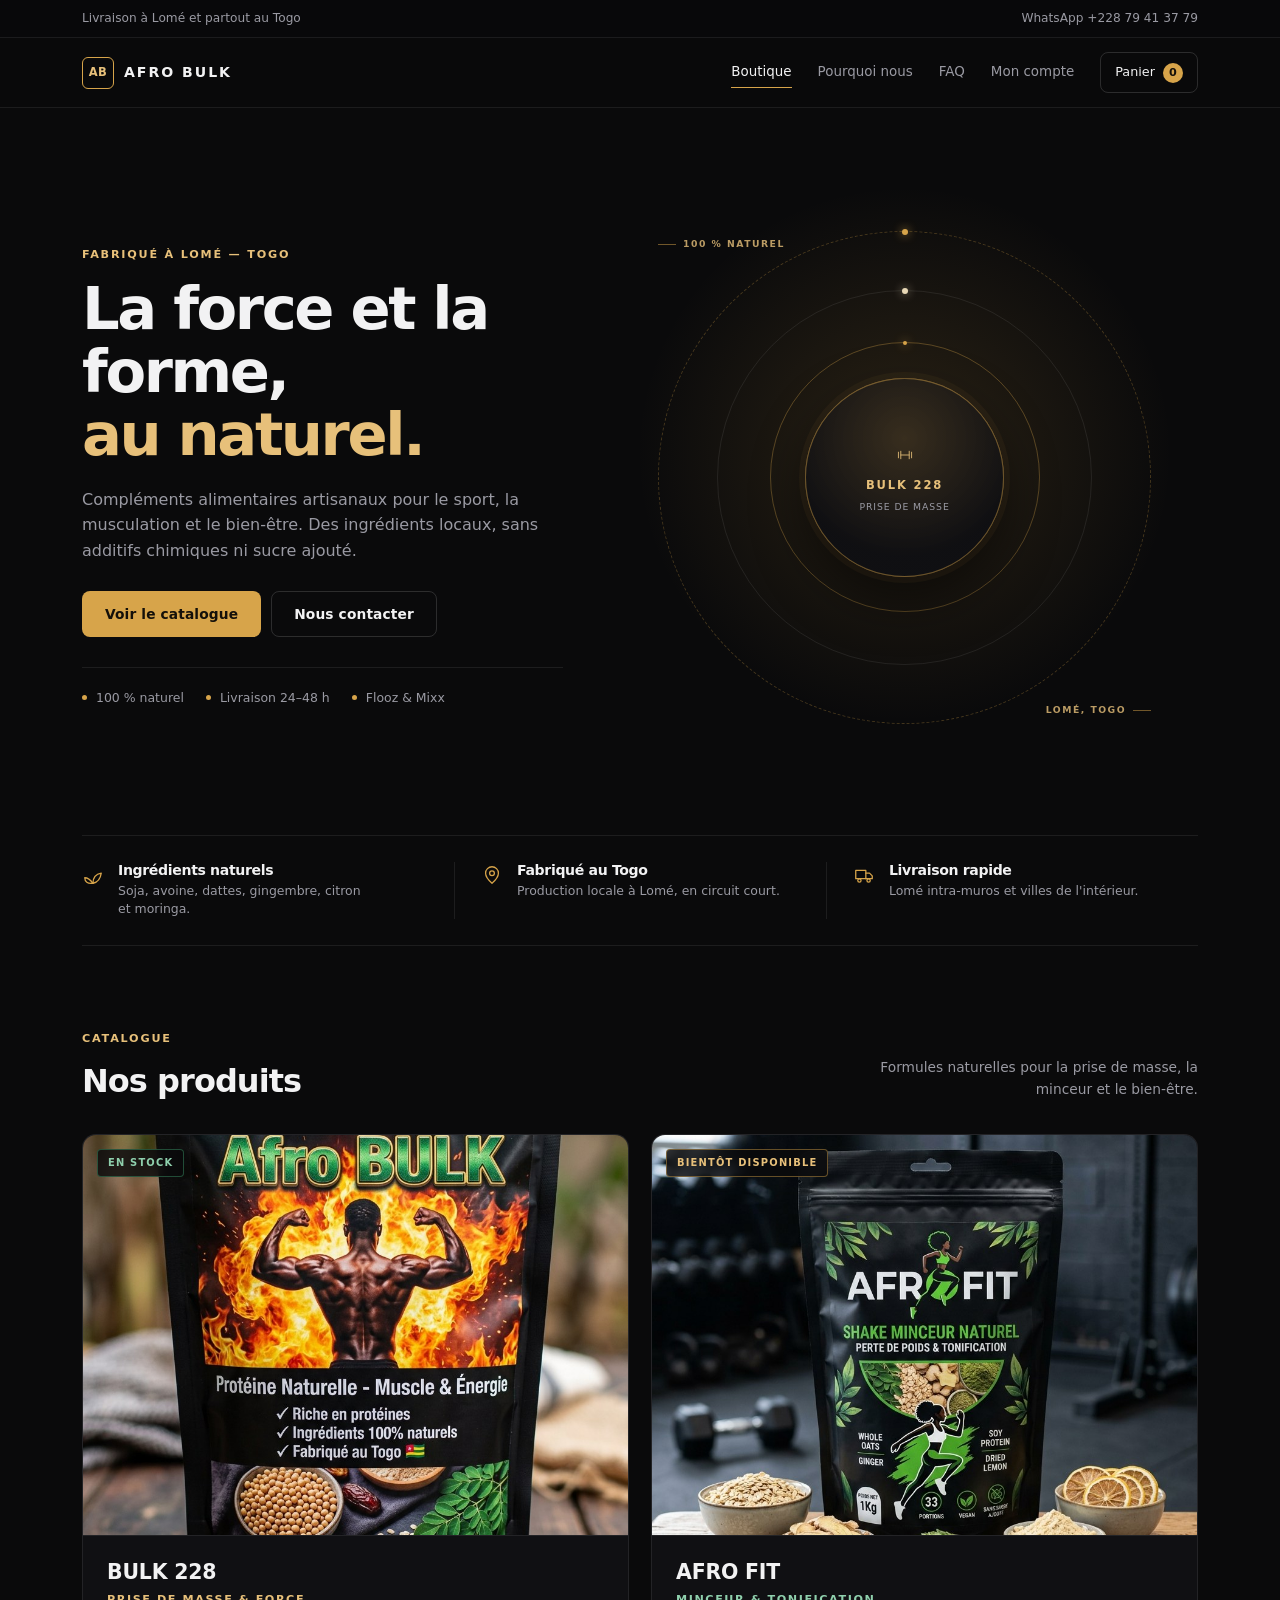
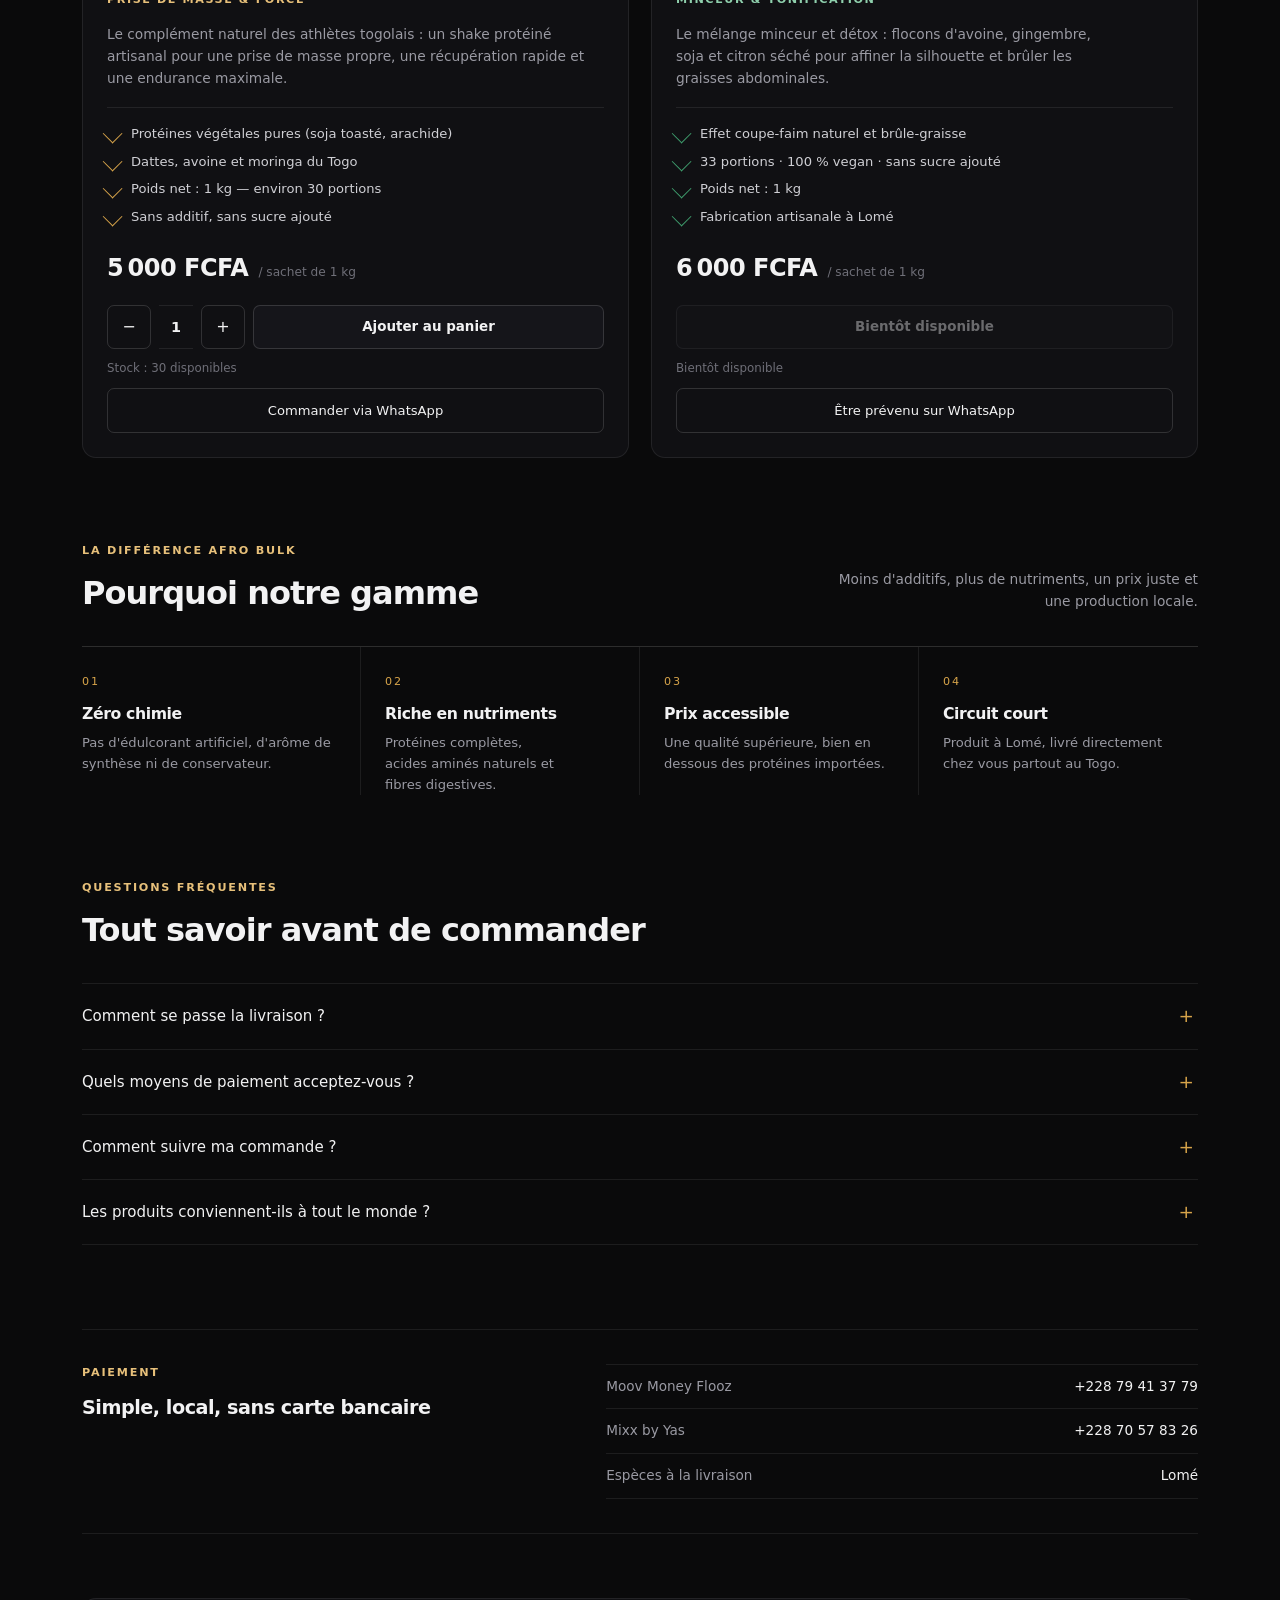
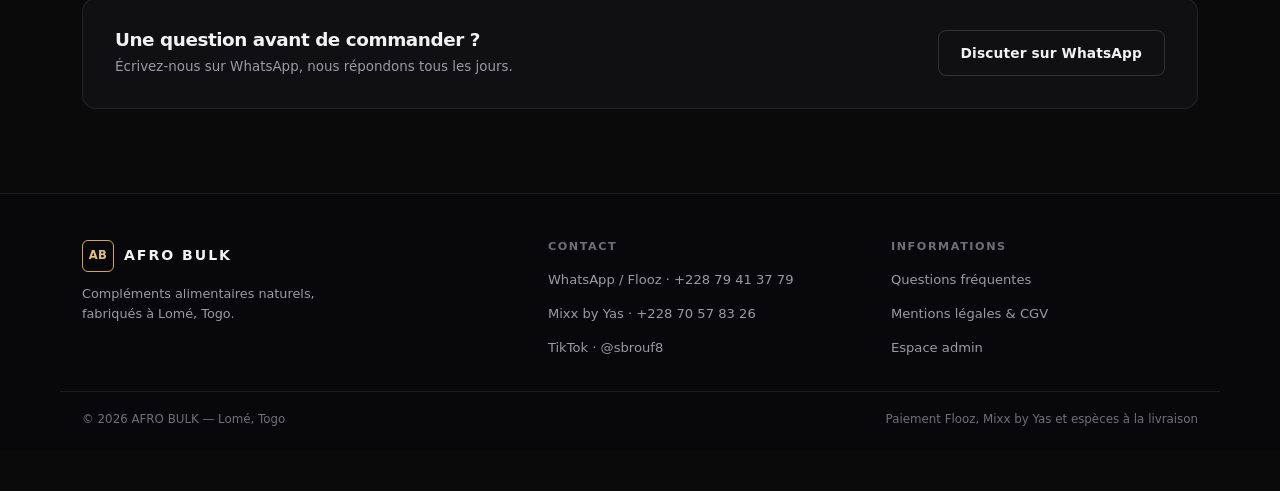
<file: index.html>
<!DOCTYPE html>
<html lang="fr">
<head>
  <meta charset="UTF-8">
  <meta name="viewport" content="width=device-width, initial-scale=1.0">
  <meta http-equiv="Content-Security-Policy" content="default-src 'self'; script-src 'self'; style-src 'self' 'unsafe-inline'; img-src 'self' data: blob: https:; connect-src 'self'; object-src 'none'; base-uri 'none'; form-action 'self'">
  <meta name="referrer" content="no-referrer">
  <meta name="description" content="AFRO BULK — compléments alimentaires naturels fabriqués à Lomé, Togo. BULK 228 pour la prise de masse, AFRO FIT pour la minceur. Livraison partout au Togo, paiement Flooz ou Mixx.">
  <title>AFRO BULK — Compléments naturels fabriqués à Lomé, Togo</title>

  <meta property="og:type" content="website">
  <meta property="og:locale" content="fr_TG">
  <meta property="og:site_name" content="AFRO BULK">
  <meta property="og:title" content="AFRO BULK — Compléments naturels du Togo">
  <meta property="og:description" content="BULK 228 et AFRO FIT : des compléments artisanaux, sans additifs, fabriqués à Lomé. Livraison partout au Togo.">
  <meta property="og:image" content="bulk.jpg">
  <meta name="twitter:card" content="summary_large_image">

  <meta name="theme-color" content="#0a0a0b">
  <link rel="manifest" href="manifest.webmanifest">
  <link rel="icon" href="icon.svg" type="image/svg+xml">
  <link rel="apple-touch-icon" href="icon.svg">
  <link rel="stylesheet" href="styles.css">
</head>
<body>

  <div class="topbar">
    <div class="container topbar-inner">
      <span>Livraison à Lomé et partout au Togo</span>
      <a href="tel:+22879413779">WhatsApp +228 79 41 37 79</a>
    </div>
  </div>

  <header class="site-header">
    <div class="container nav-content">
      <a href="#boutique" class="brand" data-nav aria-label="AFRO BULK, accueil">
        <span class="brand-mark">AB</span>
        <span class="brand-name">AFRO BULK</span>
      </a>
      <nav class="nav-links" aria-label="Navigation principale">
        <a href="#boutique" data-nav>Boutique</a>
        <a href="#pourquoi">Pourquoi nous</a>
        <a href="#faq">FAQ</a>
        <a href="#compte" data-nav>Mon compte</a>
      </nav>
      <button class="cart-btn" id="openCart" type="button" aria-label="Ouvrir le panier">
        Panier <span class="cart-badge" id="cartCount">0</span>
      </button>
    </div>
  </header>

  <main class="container">

    <!-- ================= BOUTIQUE ================= -->
    <section id="view-boutique" class="view">

      <section class="hero">
        <div class="hero-copy">
          <p class="eyebrow">Fabriqué à Lomé — Togo</p>
          <h1>La force et la forme,<br><span class="accent">au naturel.</span></h1>
          <p class="lead">Compléments alimentaires artisanaux pour le sport, la musculation et le bien-être. Des ingrédients locaux, sans additifs chimiques ni sucre ajouté.</p>
          <div class="hero-cta">
            <button class="btn btn-primary" type="button" data-scroll="catalogue">Voir le catalogue</button>
            <a class="btn btn-outline" href="https://wa.me/22879413779?text=Bonjour%20Afro%20Bulk%2C%20je%20souhaite%20des%20informations" target="_blank" rel="noopener noreferrer">Nous contacter</a>
          </div>
          <ul class="trust-row">
            <li>100 % naturel</li>
            <li>Livraison 24–48 h</li>
            <li>Flooz &amp; Mixx</li>
          </ul>
        </div>
        <figure class="hero-media hero-visual">
          <div class="orbit-stage">
            <div class="orbit-glow" aria-hidden="true"></div>
            <div class="orbit-ring ring-1" aria-hidden="true"></div>
            <div class="orbit-ring ring-2" aria-hidden="true"></div>
            <div class="orbit-ring ring-3" aria-hidden="true"></div>
            <div class="orbit-pulse" aria-hidden="true"></div>
            <div class="orbit-core">
              <svg viewBox="0 0 64 64" role="img" aria-label="Haltère, symbole de musculation">
                <g fill="none" stroke="currentColor" stroke-width="2" stroke-linecap="round" stroke-linejoin="round">
                  <path d="M23 24v16M18 26v12M41 24v16M46 26v12M23 32h18"/>
                </g>
              </svg>
              <span class="core-label">BULK 228</span>
              <span class="core-sub">Prise de masse</span>
            </div>
            <span class="orbit-tag tag-top">100 % naturel</span>
            <span class="orbit-tag tag-bottom">Lomé, Togo</span>
          </div>
        </figure>
      </section>

      <section class="strip" aria-label="Points clés">
        <div class="strip-item">
          <svg viewBox="0 0 24 24" aria-hidden="true"><path d="M12 21c0-6 3-10 9-11-1 7-4 10-9 11Z"/><path d="M12 21C9 17 6 15 3 15c0 4 3 7 9 6Z"/></svg>
          <div><h3>Ingrédients naturels</h3><p>Soja, avoine, dattes, gingembre, citron et moringa.</p></div>
        </div>
        <div class="strip-item">
          <svg viewBox="0 0 24 24" aria-hidden="true"><path d="M12 21s7-6.3 7-11a7 7 0 1 0-14 0c0 4.7 7 11 7 11Z"/><circle cx="12" cy="10" r="2.6"/></svg>
          <div><h3>Fabriqué au Togo</h3><p>Production locale à Lomé, en circuit court.</p></div>
        </div>
        <div class="strip-item">
          <svg viewBox="0 0 24 24" aria-hidden="true"><path d="M3 7h11v9H3z"/><path d="M14 10h4l3 3v3h-7"/><circle cx="7" cy="18" r="1.8"/><circle cx="17" cy="18" r="1.8"/></svg>
          <div><h3>Livraison rapide</h3><p>Lomé intra-muros et villes de l'intérieur.</p></div>
        </div>
      </section>

      <section id="catalogue" class="catalogue">
        <div class="section-head">
          <div>
            <p class="eyebrow">Catalogue</p>
            <h2>Nos produits</h2>
          </div>
          <p class="section-note">Formules naturelles pour la prise de masse, la minceur et le bien-être.</p>
        </div>
        <div class="products-grid" id="productGrid"></div>
      </section>

      <section id="pourquoi" class="why">
        <div class="section-head">
          <div>
            <p class="eyebrow">La différence Afro Bulk</p>
            <h2>Pourquoi notre gamme</h2>
          </div>
          <p class="section-note">Moins d'additifs, plus de nutriments, un prix juste et une production locale.</p>
        </div>
        <div class="why-grid">
          <article class="why-item">
            <span class="why-num">01</span>
            <h3>Zéro chimie</h3>
            <p>Pas d'édulcorant artificiel, d'arôme de synthèse ni de conservateur.</p>
          </article>
          <article class="why-item">
            <span class="why-num">02</span>
            <h3>Riche en nutriments</h3>
            <p>Protéines complètes, acides aminés naturels et fibres digestives.</p>
          </article>
          <article class="why-item">
            <span class="why-num">03</span>
            <h3>Prix accessible</h3>
            <p>Une qualité supérieure, bien en dessous des protéines importées.</p>
          </article>
          <article class="why-item">
            <span class="why-num">04</span>
            <h3>Circuit court</h3>
            <p>Produit à Lomé, livré directement chez vous partout au Togo.</p>
          </article>
        </div>
      </section>

      <section id="faq" class="faq">
        <div class="section-head">
          <div>
            <p class="eyebrow">Questions fréquentes</p>
            <h2>Tout savoir avant de commander</h2>
          </div>
        </div>
        <div class="faq-list">
          <details>
            <summary>Comment se passe la livraison ?</summary>
            <p>Nous livrons à Lomé sous 24 à 48 h (500 F CFA) et dans le reste du Togo (1 500 F CFA). La livraison est offerte à partir de 15 000 F CFA d'achat.</p>
          </details>
          <details>
            <summary>Quels moyens de paiement acceptez-vous ?</summary>
            <p>Moov Money Flooz (+228 79 41 37 79), Mixx by Yas (+228 70 57 83 26) et les espèces à la livraison à Lomé. Vous joignez une référence de transaction ou une capture d'écran au moment de la commande.</p>
          </details>
          <details>
            <summary>Comment suivre ma commande ?</summary>
            <p>Créez un compte avec votre numéro de téléphone : l'historique et le statut de livraison (en attente, confirmée, expédiée, livrée) restent privés et accessibles dans « Mon compte ».</p>
          </details>
          <details>
            <summary>Les produits conviennent-ils à tout le monde ?</summary>
            <p>Nos mélanges sont des compléments alimentaires, pas des médicaments. En cas de grossesse, d'allaitement, de traitement médical ou d'allergie alimentaire, demandez l'avis d'un professionnel de santé.</p>
          </details>
        </div>
      </section>

      <section class="payment-strip">
        <div>
          <p class="eyebrow">Paiement</p>
          <h3>Simple, local, sans carte bancaire</h3>
        </div>
        <ul class="payment-list">
          <li><span>Moov Money Flooz</span><strong>+228 79 41 37 79</strong></li>
          <li><span>Mixx by Yas</span><strong>+228 70 57 83 26</strong></li>
          <li><span>Espèces à la livraison</span><strong>Lomé</strong></li>
        </ul>
      </section>

      <section class="contact-band">
        <div>
          <h3>Une question avant de commander ?</h3>
          <p>Écrivez-nous sur WhatsApp, nous répondons tous les jours.</p>
        </div>
        <a class="btn btn-outline" href="https://wa.me/22879413779?text=Bonjour%20Afro%20Bulk%2C%20j%27ai%20une%20question" target="_blank" rel="noopener noreferrer">Discuter sur WhatsApp</a>
      </section>
    </section>

    <!-- ================= COMPTE ================= -->
    <section id="view-compte" class="view hidden">
      <div class="section-head">
        <div>
          <p class="eyebrow">Espace client</p>
          <h2>Mon compte</h2>
        </div>
        <p class="section-note">Vos commandes et votre livraison, visibles par vous uniquement.</p>
      </div>
      <div class="account-grid">
        <div class="panel" id="authPanel">
          <div class="tabs" role="tablist">
            <button class="tab active" id="tabLogin" type="button" data-auth-tab="login" role="tab">Connexion</button>
            <button class="tab" id="tabRegister" type="button" data-auth-tab="register" role="tab">Créer un compte</button>
          </div>
          <form id="loginForm" class="auth-form" autocomplete="on">
            <label>Téléphone<input id="loginPhone" type="tel" required inputmode="tel" autocomplete="tel" placeholder="90 00 00 00" maxlength="20"></label>
            <label>Mot de passe<input id="loginPass" type="password" required minlength="8" autocomplete="current-password" placeholder="8 caractères minimum"></label>
            <button class="btn btn-primary btn-block" type="submit">Se connecter</button>
          </form>
          <form id="registerForm" class="auth-form hidden" autocomplete="on">
            <label>Nom complet<input id="regName" type="text" required maxlength="60" autocomplete="name" placeholder="Ex : Kossi Adjei"></label>
            <label>Téléphone<input id="regPhone" type="tel" required inputmode="tel" autocomplete="tel" placeholder="90 00 00 00" maxlength="20"></label>
            <label>Mot de passe (8 caractères minimum)<input id="regPass" type="password" required minlength="8" autocomplete="new-password" placeholder="8 caractères minimum"></label>
            <label>Confirmer le mot de passe<input id="regPass2" type="password" required minlength="8" autocomplete="new-password" placeholder="8 caractères minimum"></label>
            <button class="btn btn-primary btn-block" type="submit">Créer mon compte</button>
          </form>
        </div>

        <div class="panel hidden" id="profilePanel">
          <div class="profile-head">
            <span class="avatar" id="profileAvatar">A</span>
            <div>
              <h3 id="profileName"></h3>
              <p class="small muted" id="profilePhone"></p>
            </div>
            <button class="btn btn-outline btn-sm" id="logoutBtn" type="button">Déconnexion</button>
          </div>
          <h4 class="panel-title">Mes commandes</h4>
          <div class="stack" id="ordersList"></div>
        </div>
      </div>
    </section>

    <!-- ================= ADMIN ================= -->
    <section id="view-admin" class="view hidden">
      <div class="section-head">
        <div>
          <p class="eyebrow">Gestion</p>
          <h2>Espace admin</h2>
        </div>
        <p class="section-note">Commandes, stock, photos produits et activité des ventes.</p>
      </div>

      <div id="adminAuth" class="panel narrow">
        <form id="adminLoginForm" class="auth-form" autocomplete="off">
          <label>Mot de passe admin<input id="adminPass" type="password" required minlength="8" autocomplete="current-password" placeholder="8 caractères minimum"></label>
          <label id="adminConfirmWrap" class="hidden">Confirmer le mot de passe<input id="adminPass2" type="password" minlength="8" autocomplete="new-password" placeholder="8 caractères minimum"></label>
          <button class="btn btn-primary btn-block" type="submit" id="adminSubmit">Entrer</button>
          <p class="hint" id="adminHint"></p>
        </form>
      </div>

      <div id="adminDash" class="hidden">
        <div class="stats-grid">
          <div class="stat"><span class="stat-label">Commandes</span><strong id="statOrders">0</strong></div>
          <div class="stat"><span class="stat-label">Chiffre d'affaires</span><strong id="statRevenue">0 FCFA</strong></div>
          <div class="stat"><span class="stat-label">En attente</span><strong id="statPending">0</strong></div>
          <div class="stat"><span class="stat-label">Stock total</span><strong id="statStock">0</strong></div>
        </div>

        <div class="chart-card">
          <div class="panel-head">
            <h3>Ventes des 7 derniers jours</h3>
            <span class="small muted">Hors commandes annulées</span>
          </div>
          <div class="chart" id="salesChart"></div>
        </div>

        <div class="admin-columns">
          <div class="panel">
            <div class="panel-head">
              <h3>Commandes</h3>
              <select id="orderFilter" class="filter-select" aria-label="Filtrer les commandes par statut">
                <option value="all">Toutes</option>
                <option value="en_attente">En attente</option>
                <option value="confirmee">Confirmées</option>
                <option value="expediee">Expédiées</option>
                <option value="livree">Livrées</option>
                <option value="annulee">Annulées</option>
              </select>
            </div>
            <div class="stack" id="adminOrders"></div>
          </div>
          <div class="panel">
            <div class="panel-head"><h3>Produits &amp; photos</h3></div>
            <div class="stack" id="adminProducts"></div>
          </div>
        </div>

        <div class="panel" id="adminSettings">
          <div class="panel-head"><h3>Frais de livraison</h3></div>
          <div class="admin-row">
            <label>Lomé (FCFA)<input id="feeLome" type="number" min="0" max="100000" step="100"></label>
            <label>Intérieur du Togo (FCFA)<input id="feeInterior" type="number" min="0" max="100000" step="100"></label>
            <label>Livraison offerte dès (FCFA)<input id="feeFree" type="number" min="0" max="1000000" step="500"></label>
          </div>
          <div class="admin-actions">
            <button class="btn btn-primary btn-sm" id="saveSettings" type="button">Enregistrer les frais</button>
          </div>
        </div>

        <div class="panel" id="adminBackup">
          <div class="panel-head"><h3>Sauvegarde &amp; export</h3></div>
          <p class="hint">Comptes, commandes, produits et photos sont stockés dans ce navigateur. Exportez régulièrement pour ne rien perdre, ou importez une sauvegarde sur un autre appareil.</p>
          <div class="admin-actions">
            <button class="btn btn-outline btn-sm" id="exportDB" type="button">Exporter les données (.json)</button>
            <button class="btn btn-outline btn-sm" id="exportCsv" type="button">Commandes en CSV</button>
            <label class="btn btn-outline btn-sm">Importer un fichier<input id="importDB" type="file" accept="application/json,.json" class="hidden"></label>
          </div>
          <textarea id="backupText" class="backup-text hidden" readonly rows="5" aria-label="Sauvegarde JSON"></textarea>
        </div>

        <button class="btn btn-outline" id="adminLogout" type="button">Quitter l'espace admin</button>
      </div>
    </section>

  </main>

  <!-- ================= PANIER ================= -->
  <div class="backdrop" id="cartBackdrop"></div>
  <aside class="drawer" id="cartDrawer" aria-hidden="true" aria-label="Panier">
    <div class="drawer-head">
      <h3>Votre panier</h3>
      <button class="icon-btn" id="closeCart" type="button" aria-label="Fermer le panier">&times;</button>
    </div>
    <div class="drawer-body">
      <div class="stack" id="cartItems"></div>
      <div id="cartSummary"></div>

      <div id="checkoutLogin" class="panel-soft hidden">
        <p class="small muted">Connectez-vous pour finaliser votre commande et suivre votre livraison.</p>
        <a class="btn btn-primary btn-block" href="#compte">Se connecter ou créer un compte</a>
      </div>

      <div id="orderSuccess" class="panel-soft hidden">
        <h4>Commande enregistrée</h4>
        <p class="small muted">Dernière étape : envoyez le récapitulatif sur WhatsApp pour que nous préparions votre commande.</p>
        <a class="btn btn-primary btn-block" id="orderSuccessWa" href="https://wa.me/22879413779" target="_blank" rel="noopener noreferrer">Envoyer sur WhatsApp</a>
        <a class="btn btn-outline btn-block" href="#compte" id="orderSuccessOrders">Voir mes commandes</a>
      </div>

      <form id="checkoutForm" class="checkout hidden" autocomplete="off">
        <h4>Livraison</h4>
        <label>Nom complet<input id="coName" type="text" required maxlength="60" autocomplete="name"></label>
        <label>Téléphone WhatsApp<input id="coPhone" type="tel" required maxlength="20" autocomplete="tel"></label>
        <label>Ville / quartier<input id="coAddress" type="text" required maxlength="120" autocomplete="street-address" placeholder="Ex : Lomé - Adidogomé"></label>
        <label>Zone de livraison
          <select id="coZone">
            <option value="lome">Lomé (500 F CFA)</option>
            <option value="interior">Intérieur du Togo (1 500 F CFA)</option>
          </select>
        </label>
        <fieldset class="pay-methods">
          <legend>Paiement mobile manuel</legend>
          <label class="radio"><input type="radio" name="pay" value="flooz" checked> Flooz (Moov) — +228 79 41 37 79</label>
          <label class="radio"><input type="radio" name="pay" value="mixx"> Mixx by Yas — +228 70 57 83 26</label>
        </fieldset>
        <label>Référence de paiement<input id="coRef" type="text" maxlength="40" placeholder="Ex : identifiant de transaction"></label>
        <label>Ou preuve de paiement (capture d'écran)<input id="coProof" type="file" accept="image/*"></label>
        <p class="hint" id="deliveryHint">Une référence ou une capture suffit. Livraison offerte dès 15 000 F CFA.</p>
        <button class="btn btn-primary btn-block" type="submit">Valider ma commande</button>
      </form>
    </div>
  </aside>

  <!-- ================= PREUVE DE PAIEMENT ================= -->
  <div class="overlay hidden" id="proofOverlay">
    <div class="modal" role="dialog" aria-modal="true" aria-label="Preuve de paiement">
      <div class="modal-head">
        <h3>Preuve de paiement</h3>
        <button class="icon-btn" id="closeProof" type="button" aria-label="Fermer">&times;</button>
      </div>
      <img id="proofImage" alt="Preuve de paiement">
    </div>
  </div>

  <!-- ================= MENTIONS & CGV ================= -->
  <div class="overlay hidden" id="legalOverlay">
    <div class="modal legal" role="dialog" aria-modal="true" aria-label="Mentions légales et conditions de vente">
      <div class="modal-head">
        <h3>Mentions légales, livraison et CGV</h3>
        <button class="icon-btn" id="closeLegal" type="button" aria-label="Fermer">&times;</button>
      </div>
      <div class="legal-body">
        <h4>Éditeur</h4>
        <p>AFRO BULK — compléments alimentaires artisanaux. Lomé, Togo. Contact : +228 79 41 37 79.</p>
        <h4>Produits</h4>
        <p>Nos produits sont des compléments alimentaires et ne remplacent ni une alimentation équilibrée ni un traitement médical. En cas de grossesse, d'allaitement, d'allergie ou de traitement, consultez un professionnel de santé.</p>
        <h4>Prix et paiement</h4>
        <p>Les prix sont indiqués en francs CFA, toutes taxes comprises. Le paiement se fait par Moov Money Flooz, Mixx by Yas ou en espèces à la livraison à Lomé. Une référence de transaction ou une preuve de paiement est demandée à la commande.</p>
        <h4>Livraison</h4>
        <p>Lomé : 500 F CFA, sous 24 à 48 h. Intérieur du Togo : 1 500 F CFA. Livraison offerte à partir de 15 000 F CFA d'achat. Les délais peuvent varier selon la localité.</p>
        <h4>Commandes et annulation</h4>
        <p>Une commande peut être annulée depuis « Mon compte » tant qu'elle est en attente. Une fois confirmée, contactez-nous sur WhatsApp.</p>
        <h4>Données personnelles</h4>
        <p>Nom, téléphone, adresse et commandes servent uniquement à traiter vos achats. Les mots de passe sont stockés hachés et ne sont jamais lisibles. Vous pouvez demander la suppression de vos données en nous écrivant.</p>
      </div>
    </div>
  </div>

  <div class="toast" id="toast" role="status" aria-live="polite"></div>

  <footer class="site-footer">
    <div class="container footer-grid">
      <div>
        <a href="#boutique" class="brand" data-nav>
          <span class="brand-mark">AB</span>
          <span class="brand-name">AFRO BULK</span>
        </a>
        <p class="small muted footer-tagline">Compléments alimentaires naturels, fabriqués à Lomé, Togo.</p>
      </div>
      <div>
        <h4>Contact</h4>
        <ul class="footer-list">
          <li><a href="tel:+22879413779">WhatsApp / Flooz · +228 79 41 37 79</a></li>
          <li><a href="tel:+22870578326">Mixx by Yas · +228 70 57 83 26</a></li>
          <li><a href="https://tiktok.com/@sbrouf8" target="_blank" rel="noopener noreferrer">TikTok · @sbrouf8</a></li>
        </ul>
      </div>
      <div>
        <h4>Informations</h4>
        <ul class="footer-list">
          <li><a href="#faq">Questions fréquentes</a></li>
          <li><button class="link-btn" id="openLegal" type="button">Mentions légales &amp; CGV</button></li>
          <li><a href="#admin" data-nav>Espace admin</a></li>
        </ul>
      </div>
    </div>
    <div class="container footer-bottom">
      <span>© 2026 AFRO BULK — Lomé, Togo</span>
      <span>Paiement Flooz, Mixx by Yas et espèces à la livraison</span>
    </div>
  </footer>

  <script src="app.js" defer></script>
</body>
</html>
</file>
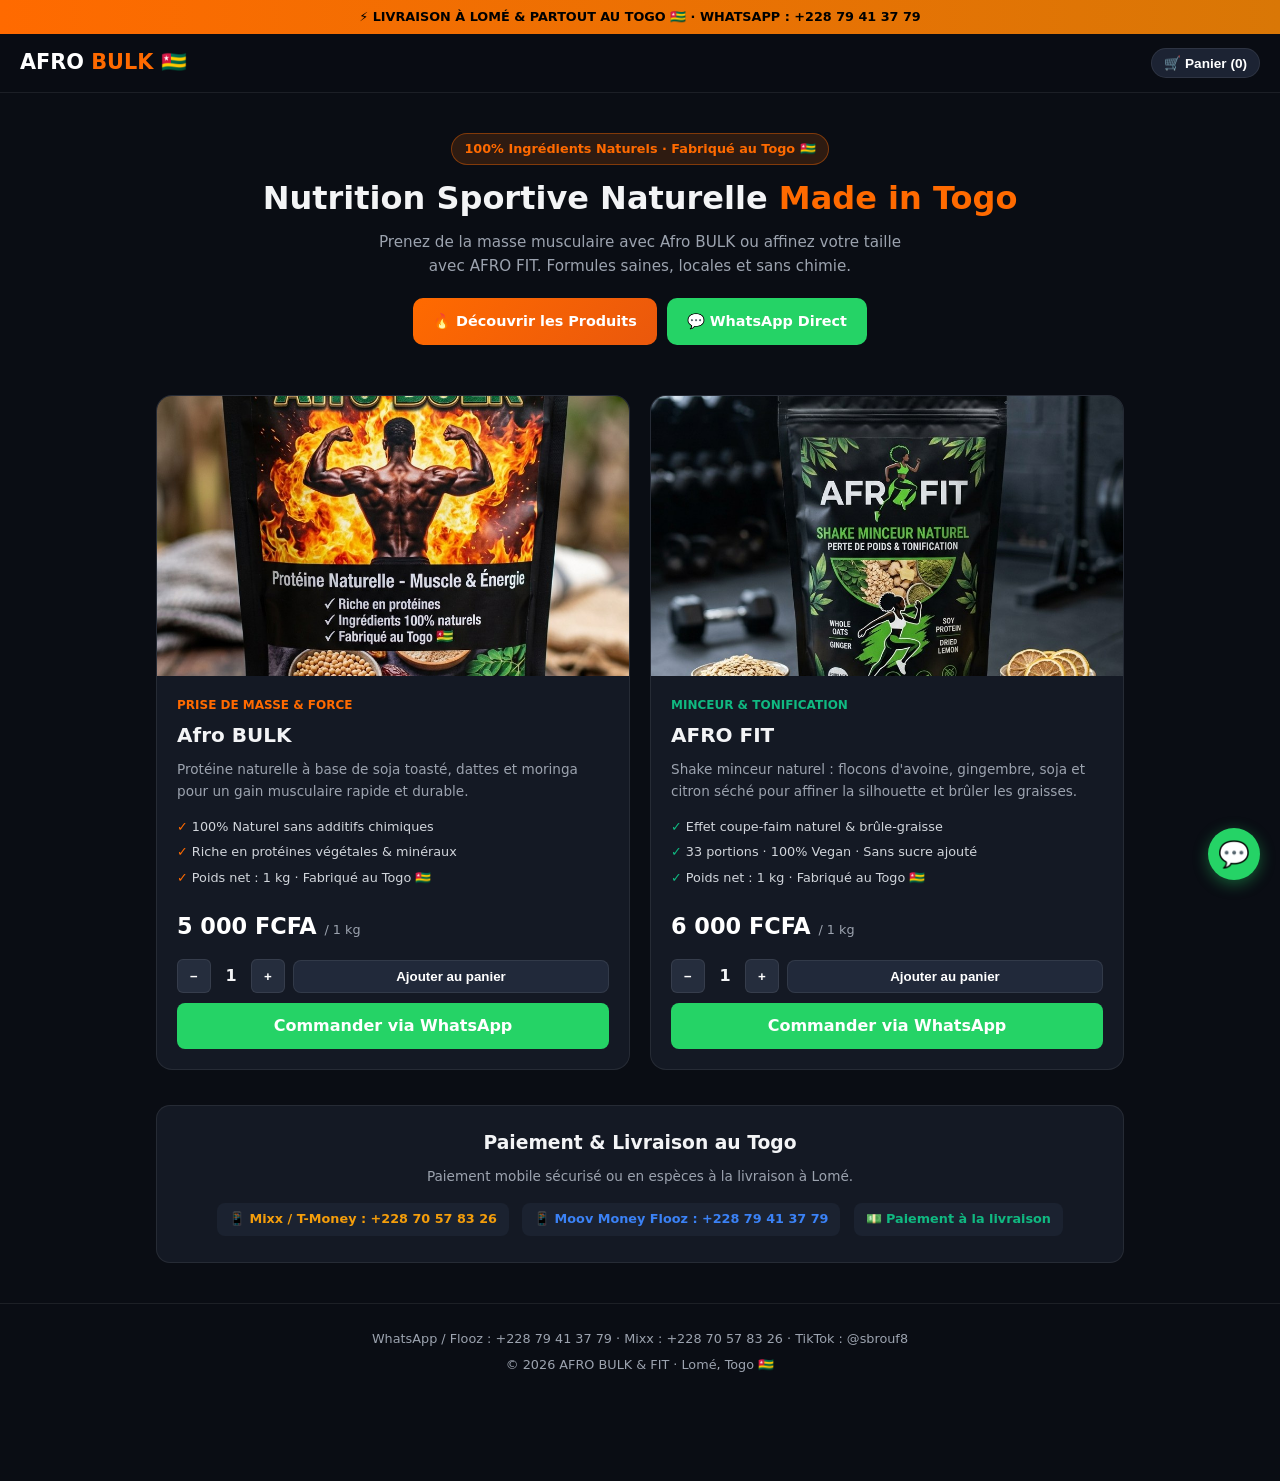
<file: compact.html>
<!DOCTYPE html>
<html lang="fr">
<head>
<meta charset="UTF-8"><meta name="viewport" content="width=device-width,initial-scale=1.0">
<title>AFRO BULK & FIT | Nutrition Naturelle 🇹🇬</title>
<style>
:root{--bg:#0a0d14;--card:#141924;--orange:#ff6a00;--green:#10b981;--text:#f3f4f6;--muted:#9ca3af;--border:rgba(255,255,255,0.08)}
*{box-sizing:border-box;margin:0;padding:0}
body{background:var(--bg);color:var(--text);font-family:system-ui,-apple-system,sans-serif;line-height:1.6;padding-bottom:80px}
.banner{background:linear-gradient(90deg,#ff6a00,#d97706);color:#000;font-weight:700;font-size:.8rem;text-align:center;padding:7px}
header{background:rgba(10,13,20,.95);position:sticky;top:0;z-index:100;border-bottom:1px solid var(--border);padding:12px 20px;display:flex;justify-content:space-between;align-items:center}
.logo{font-size:1.3rem;font-weight:900;color:#fff;text-decoration:none}.logo span{color:var(--orange)}
.cart-pill{background:#1c2333;border:1px solid var(--border);color:#fff;padding:6px 12px;border-radius:20px;cursor:pointer;font-weight:600;font-size:.85rem}
.container{max-width:1000px;margin:0 auto;padding:0 16px}
.hero{text-align:center;padding:40px 10px 25px}
.badge{display:inline-block;background:rgba(255,106,0,.15);border:1px solid rgba(255,106,0,.4);color:var(--orange);padding:5px 12px;border-radius:20px;font-size:.8rem;font-weight:700;margin-bottom:14px}
h1{font-size:2rem;font-weight:900;line-height:1.2;margin-bottom:12px}
h1 span{color:var(--orange)}
.hero p{color:var(--muted);font-size:.95rem;max-width:550px;margin:0 auto 20px}
.btn{display:inline-flex;align-items:center;gap:8px;padding:12px 20px;border-radius:10px;font-weight:700;text-decoration:none;border:none;cursor:pointer;font-size:.9rem}
.btn-primary{background:linear-gradient(135deg,#ff6a00,#ea580c);color:#fff}
.btn-wa{background:#25D366;color:#fff}
.grid{display:grid;grid-template-columns:repeat(auto-fit,minmax(280px,1fr));gap:20px;margin-top:25px}
.card{background:var(--card);border:1px solid var(--border);border-radius:16px;overflow:hidden;display:flex;flex-direction:column}
.card-img{height:280px;background:#181e2b;overflow:hidden;display:flex;align-items:center;justify-content:center}
.card-img img{width:100%;height:100%;object-fit:cover}
.card-body{padding:20px;display:flex;flex-direction:column;flex-grow:1}
.card-tag{font-size:.75rem;font-weight:800;color:var(--orange);text-transform:uppercase;margin-bottom:4px}
.card.fit .card-tag{color:var(--green)}
.card-title{font-size:1.25rem;font-weight:800;margin-bottom:8px}
.card-desc{color:var(--muted);font-size:.85rem;margin-bottom:14px}
.checklist{list-style:none;font-size:.8rem;color:#d1d5db;margin-bottom:16px}
.checklist li{margin-bottom:5px}
.checklist li span{color:var(--orange);font-weight:700}
.card.fit .checklist li span{color:var(--green)}
.price-tag{font-size:1.4rem;font-weight:900;color:#fff;margin-top:auto;margin-bottom:14px}
.price-tag span{font-size:.8rem;color:var(--muted);font-weight:400}
.qty-ctrl{display:flex;align-items:center;gap:8px;margin-bottom:10px}
.qty-btn{width:34px;height:34px;background:#252d3d;border:1px solid var(--border);color:#fff;font-weight:bold;border-radius:6px;cursor:pointer}
.qty-num{font-weight:700;min-width:24px;text-align:center}
.btn-cart{flex-grow:1;background:#21293a;border:1px solid var(--border);color:#fff;padding:8px;border-radius:8px;font-weight:700;cursor:pointer}
.btn-cart:hover{background:#2c374e}
.btn-buy{background:#25D366;color:#fff;width:100%;padding:10px;border-radius:8px;font-weight:700;text-align:center;text-decoration:none}
.box{background:var(--card);border:1px solid var(--border);border-radius:14px;padding:22px;margin:35px 0;text-align:center}
.pay-pill{display:inline-block;background:#1b2230;padding:6px 12px;border-radius:8px;font-size:.8rem;font-weight:700;margin:4px}
.drawer{position:fixed;top:0;right:-100%;width:100%;max-width:380px;height:100vh;background:#111520;border-left:1px solid var(--border);z-index:200;transition:.3s;display:flex;flex-direction:column;padding:20px}
.drawer.open{right:0}
.backdrop{position:fixed;inset:0;background:rgba(0,0,0,.6);z-index:199;display:none}
.backdrop.open{display:block}
.input{background:#1a202c;border:1px solid var(--border);color:#fff;padding:9px;border-radius:6px;margin-bottom:8px;width:100%;font-size:.85rem}
.wa-float{position:fixed;bottom:20px;right:20px;background:#25D366;color:#fff;width:52px;height:52px;border-radius:50%;display:flex;align-items:center;justify-content:center;font-size:1.6rem;text-decoration:none;box-shadow:0 4px 15px rgba(37,211,102,.4);z-index:90}
footer{border-top:1px solid var(--border);padding:25px 0;text-align:center;font-size:.8rem;color:var(--muted);margin-top:40px}
</style>
</head>
<body>
<div class="banner">⚡ LIVRAISON À LOMÉ & PARTOUT AU TOGO 🇹🇬 · WHATSAPP : +228 79 41 37 79</div>
<header>
<a href="#" class="logo">AFRO <span>BULK</span> 🇹🇬</a>
<button class="cart-pill" onclick="toggleCart()">🛒 Panier (<span id="cCount">0</span>)</button>
</header>
<main class="container">
<section class="hero">
<div class="badge">100% Ingrédients Naturels · Fabriqué au Togo 🇹🇬</div>
<h1>Nutrition Sportive Naturelle <span>Made in Togo</span></h1>
<p>Prenez de la masse musculaire avec Afro BULK ou affinez votre taille avec AFRO FIT. Formules saines, locales et sans chimie.</p>
<div style="display:flex;justify-content:center;gap:10px">
<a href="#catalogue" class="btn btn-primary">🔥 Découvrir les Produits</a>
<a href="https://wa.me/22879413779?text=Bonjour%20Afro%20Bulk" class="btn btn-wa" target="_blank">💬 WhatsApp Direct</a>
</div>
</section>
<section id="catalogue">
<div class="grid">
<div class="card">
<div class="card-img"><img src="bulk.jpg" alt="Afro BULK"></div>
<div class="card-body">
<div class="card-tag">Prise de masse & Force</div>
<h3 class="card-title">Afro BULK</h3>
<p class="card-desc">Protéine naturelle à base de soja toasté, dattes et moringa pour un gain musculaire rapide et durable.</p>
<ul class="checklist">
<li><span>✓</span> 100% Naturel sans additifs chimiques</li>
<li><span>✓</span> Riche en protéines végétales & minéraux</li>
<li><span>✓</span> Poids net : 1 kg · Fabriqué au Togo 🇹🇬</li>
</ul>
<div class="price-tag">5 000 FCFA <span>/ 1 kg</span></div>
<div class="qty-ctrl">
<button class="qty-btn" onclick="q('b',-1)">−</button>
<span class="qty-num" id="qb">1</span>
<button class="qty-btn" onclick="q('b',1)">+</button>
<button class="btn-cart" onclick="add('b','Afro BULK (1kg)',5000)">Ajouter au panier</button>
</div>
<a href="https://wa.me/22879413779?text=Bonjour,%20je%20commande%20Afro%20BULK%20(5000%20FCFA)" class="btn-buy" target="_blank">Commander via WhatsApp</a>
</div>
</div>
<div class="card fit">
<div class="card-img"><img src="fit.jpg" alt="AFRO FIT"></div>
<div class="card-body">
<div class="card-tag">Minceur & Tonification</div>
<h3 class="card-title">AFRO FIT</h3>
<p class="card-desc">Shake minceur naturel : flocons d'avoine, gingembre, soja et citron séché pour affiner la silhouette et brûler les graisses.</p>
<ul class="checklist">
<li><span>✓</span> Effet coupe-faim naturel & brûle-graisse</li>
<li><span>✓</span> 33 portions · 100% Vegan · Sans sucre ajouté</li>
<li><span>✓</span> Poids net : 1 kg · Fabriqué au Togo 🇹🇬</li>
</ul>
<div class="price-tag">6 000 FCFA <span>/ 1 kg</span></div>
<div class="qty-ctrl">
<button class="qty-btn" onclick="q('f',-1)">−</button>
<span class="qty-num" id="qf">1</span>
<button class="qty-btn" onclick="q('f',1)">+</button>
<button class="btn-cart" onclick="add('f','AFRO FIT (1kg)',6000)">Ajouter au panier</button>
</div>
<a href="https://wa.me/22879413779?text=Bonjour,%20je%20commande%20AFRO%20FIT%20(6000%20FCFA)" class="btn-buy" target="_blank">Commander via WhatsApp</a>
</div>
</div>
</div>
</section>
<div class="box">
<h3 style="margin-bottom:8px">Paiement & Livraison au Togo</h3>
<p style="color:var(--muted);font-size:.85rem;margin-bottom:12px">Paiement mobile sécurisé ou en espèces à la livraison à Lomé.</p>
<span class="pay-pill" style="color:#f59e0b">📱 Mixx / T-Money : +228 70 57 83 26</span>
<span class="pay-pill" style="color:#3b82f6">📱 Moov Money Flooz : +228 79 41 37 79</span>
<span class="pay-pill" style="color:#10b981">💵 Paiement à la livraison</span>
</div>
</main>
<div class="backdrop" id="drop" onclick="toggleCart()"></div>
<div class="drawer" id="draw">
<div style="display:flex;justify-content:space-between;align-items:center;margin-bottom:16px">
<h3>Votre Panier</h3>
<button onclick="toggleCart()" style="background:none;border:none;color:#fff;font-size:1.4rem;cursor:pointer">&times;</button>
</div>
<div id="cItems" style="flex-grow:1;overflow-y:auto"></div>
<div style="border-top:1px solid var(--border);padding-top:14px;margin-top:14px">
<div style="display:flex;justify-content:space-between;font-weight:800;font-size:1.1rem;margin-bottom:12px">
<span>Total:</span><span id="cTotal" style="color:var(--orange)">0 FCFA</span>
</div>
<input class="input" id="uName" placeholder="Votre Nom & Prénom">
<input class="input" id="uPhone" placeholder="Numéro WhatsApp (ex: 90000000)">
<input class="input" id="uAddr" placeholder="Quartier / Ville de livraison">
<button class="btn btn-wa" style="width:100%;justify-content:center" onclick="sendWA()">Envoyer la commande sur WhatsApp</button>
</div>
</div>
<a href="https://wa.me/22879413779?text=Bonjour%20Afro%20Bulk" class="wa-float" target="_blank">💬</a>
<footer>
<div class="container">
<p style="margin-bottom:6px">WhatsApp / Flooz : +228 79 41 37 79 · Mixx : +228 70 57 83 26 · TikTok : @sbrouf8</p>
<p>© 2026 AFRO BULK & FIT · Lomé, Togo 🇹🇬</p>
</div>
</footer>
<script>
let qty={b:1,f:1},cart=[];
function q(k,d){qty[k]=Math.max(1,(qty[k]||1)+d);document.getElementById('q'+k).innerText=qty[k]}
function add(k,n,p){let c=qty[k]||1,e=cart.find(x=>x.k===k);if(e)e.q+=c;else cart.push({k,n,p,q:c});render();toggleCart(1)}
function del(k){cart=cart.filter(x=>x.k!==k);render()}
function render(){
let it=cart.reduce((a,x)=>a+x.q,0),tot=cart.reduce((a,x)=>a+x.q*x.p,0);
document.getElementById('cCount').innerText=it;
document.getElementById('cTotal').innerText=tot.toLocaleString('fr-FR')+' FCFA';
let el=document.getElementById('cItems');
if(!cart.length){el.innerHTML='<p style="color:var(--muted);text-align:center;margin-top:20px">Panier vide</p>';return}
el.innerHTML=cart.map(x=>`<div style="display:flex;justify-content:space-between;align-items:center;padding:8px 0;border-bottom:1px solid var(--border)">
<div><b>${x.n}</b><br><small style="color:var(--muted)">${x.q} x ${x.p} = ${x.q*x.p} FCFA</small></div>
<button onclick="del('${x.k}')" style="background:none;border:none;color:#ef4444;font-size:1.2rem;cursor:pointer">&times;</button>
</div>`).join('');
}
function toggleCart(o){let d=document.getElementById('draw'),b=document.getElementById('drop'),op=d.classList.contains('open');if(o===1||!op){d.classList.add('open');b.classList.add('open')}else{d.classList.remove('open');b.classList.remove('open')}}
function sendWA(){
if(!cart.length){alert('Panier vide !');return}
let n=document.getElementById('uName').value.trim()||'Client',p=document.getElementById('uPhone').value.trim()||'-',a=document.getElementById('uAddr').value.trim()||'Lomé';
let msg=`Bonjour Afro Bulk ! Je commande :\n`+cart.map(x=>`- ${x.q}x ${x.n} (${x.q*x.p} FCFA)`).join('\n')+`\n\nTotal : `+document.getElementById('cTotal').innerText+`\nNom : ${n}\nTél : ${p}\nLieu : ${a}`;
window.open('https://wa.me/22879413779?text='+encodeURIComponent(msg),'_blank');
}
</script>
</body>
</html>
</file>
<file: styles.css>
/* =========================================================
   AFRO BULK — feuille de style
   Direction : sombre, sobre, éditorial. Accent laiton.
   ========================================================= */

:root {
  --bg: #0a0a0b;
  --bg-soft: #0e0e10;
  --surface: #101013;
  --surface-2: #15151a;
  --line: rgba(255, 255, 255, 0.08);
  --line-strong: rgba(255, 255, 255, 0.14);
  --gold: #d7a44a;
  --gold-soft: rgba(215, 164, 74, 0.12);
  --gold-text: #e7c07a;
  --text: #f2f2f3;
  --muted: #9a9aa3;
  --quiet: #6f6f78;
  --green: #3f9d6d;
  --red: #d96a6a;
  --radius: 10px;
  --radius-lg: 14px;
  --shadow: 0 18px 50px rgba(0, 0, 0, 0.45);
  --font: "Inter", system-ui, -apple-system, "Segoe UI", Roboto, sans-serif;
}

* { box-sizing: border-box; margin: 0; padding: 0; }
html { scroll-behavior: smooth; -webkit-text-size-adjust: 100%; }
body {
  background: var(--bg);
  color: var(--text);
  font-family: var(--font);
  font-size: 15.5px;
  line-height: 1.6;
  overflow-x: hidden;
  padding-bottom: 40px;
  -webkit-font-smoothing: antialiased;
}
img { max-width: 100%; display: block; }
a { color: inherit; }
button { font: inherit; color: inherit; }
h1, h2, h3, h4 { font-weight: 600; letter-spacing: -0.025em; line-height: 1.2; }
p { text-wrap: pretty; }

.hidden { display: none !important; }
.muted { color: var(--muted); }
.small { font-size: 0.8rem; }
.center { text-align: center; }
.stack { display: grid; gap: 12px; }

.container { width: 100%; max-width: 1160px; margin: 0 auto; padding: 0 22px; }

.eyebrow {
  font-size: 0.7rem;
  font-weight: 600;
  letter-spacing: 0.16em;
  text-transform: uppercase;
  color: var(--gold-text);
  margin-bottom: 14px;
}

:focus-visible {
  outline: 2px solid var(--gold);
  outline-offset: 3px;
  border-radius: 4px;
}

/* ---------- Bandeau haut ---------- */
.topbar {
  border-bottom: 1px solid var(--line);
  background: #08080a;
  font-size: 0.76rem;
  color: var(--muted);
}
.topbar-inner {
  display: flex;
  justify-content: space-between;
  gap: 14px;
  padding-top: 9px;
  padding-bottom: 9px;
}
.topbar a { color: var(--muted); text-decoration: none; }
.topbar a:hover { color: var(--gold-text); }

/* ---------- En-tête ---------- */
.site-header {
  position: sticky;
  top: 0;
  z-index: 100;
  background: rgba(10, 10, 11, 0.92);
  backdrop-filter: blur(14px);
  border-bottom: 1px solid var(--line);
}
.nav-content {
  display: flex;
  align-items: center;
  gap: 26px;
  padding-top: 14px;
  padding-bottom: 14px;
}
.brand {
  display: inline-flex;
  align-items: center;
  gap: 10px;
  text-decoration: none;
  white-space: nowrap;
}
.brand-mark {
  width: 32px;
  height: 32px;
  display: grid;
  place-items: center;
  border: 1px solid var(--gold);
  border-radius: 6px;
  color: var(--gold-text);
  font-size: 0.72rem;
  font-weight: 700;
  letter-spacing: 0.04em;
}
.brand-name {
  font-size: 0.88rem;
  font-weight: 700;
  letter-spacing: 0.14em;
}
.nav-links { display: flex; gap: 26px; margin-left: auto; }
.nav-links a {
  color: var(--muted);
  text-decoration: none;
  font-size: 0.84rem;
  font-weight: 500;
  padding: 4px 0;
  border-bottom: 1px solid transparent;
  transition: color 0.16s, border-color 0.16s;
}
.nav-links a:hover { color: var(--text); }
.nav-links a.active { color: var(--text); border-bottom-color: var(--gold); }
.cart-btn {
  display: inline-flex;
  align-items: center;
  gap: 8px;
  background: transparent;
  border: 1px solid var(--line-strong);
  border-radius: 8px;
  padding: 9px 14px;
  font-size: 0.8rem;
  font-weight: 500;
  cursor: pointer;
  transition: border-color 0.16s, background 0.16s;
}
.cart-btn:hover { border-color: var(--gold); background: var(--gold-soft); }
.cart-badge {
  min-width: 20px;
  padding: 1px 6px;
  border-radius: 999px;
  background: var(--gold);
  color: #14100a;
  font-size: 0.7rem;
  font-weight: 700;
  text-align: center;
}

/* ---------- Boutons ---------- */
.btn {
  display: inline-flex;
  align-items: center;
  justify-content: center;
  gap: 8px;
  min-height: 46px;
  padding: 0 22px;
  border: 1px solid transparent;
  border-radius: 8px;
  font-size: 0.86rem;
  font-weight: 600;
  letter-spacing: 0.01em;
  text-decoration: none;
  cursor: pointer;
  transition: background 0.18s, border-color 0.18s, color 0.18s, transform 0.18s;
}
.btn:active { transform: translateY(1px); }
.btn-primary { background: var(--gold); color: #14100a; }
.btn-primary:hover { background: #e2b158; }
.btn-outline { background: transparent; border-color: var(--line-strong); color: var(--text); }
.btn-outline:hover { border-color: var(--gold); color: var(--gold-text); }
.btn-block { width: 100%; }
.btn-sm { min-height: 36px; padding: 0 14px; font-size: 0.78rem; border-radius: 7px; }

/* ---------- Hero ---------- */
.hero {
  display: grid;
  grid-template-columns: 1fr 1.22fr;
  gap: 48px;
  align-items: center;
  padding: 76px 0 64px;
}
.hero h1 {
  font-size: clamp(2.4rem, 5vw, 3.7rem);
  font-weight: 600;
  letter-spacing: -0.04em;
  line-height: 1.06;
  margin-bottom: 20px;
}
.hero h1 .accent { color: var(--gold-text); }
.lead {
  color: var(--muted);
  font-size: 1rem;
  max-width: 46ch;
  margin-bottom: 28px;
}
.hero-cta { display: flex; gap: 10px; flex-wrap: wrap; }
.trust-row {
  display: flex;
  flex-wrap: wrap;
  gap: 10px 22px;
  list-style: none;
  margin-top: 30px;
  padding-top: 20px;
  border-top: 1px solid var(--line);
  font-size: 0.78rem;
  color: var(--muted);
}
.trust-row li { position: relative; padding-left: 14px; }
.trust-row li::before {
  content: "";
  position: absolute;
  left: 0;
  top: 0.55em;
  width: 5px;
  height: 5px;
  background: var(--gold);
  border-radius: 50%;
}

.hero-media {
  border: 0;
  border-radius: 0;
  overflow: visible;
  background: transparent;
  box-shadow: none;
}
.hero-media.hero-visual {
  display: block;
  background: transparent;
}
.orbit-stage {
  position: relative;
  width: 100%;
  aspect-ratio: 1 / 1;
  overflow: hidden;
}
.orbit-glow {
  position: absolute;
  inset: 0;
  background: radial-gradient(circle at 50% 46%, rgba(215, 164, 74, 0.16), transparent 62%);
  animation: orbit-breathe 7s ease-in-out infinite;
}
.orbit-ring {
  position: absolute;
  inset: 0;
  margin: auto;
  border-radius: 50%;
  pointer-events: none;
}
.orbit-ring::after {
  content: "";
  position: absolute;
  top: -3px;
  left: 50%;
  width: 6px;
  height: 6px;
  margin-left: -3px;
  border-radius: 50%;
  background: var(--gold);
  box-shadow: 0 0 10px rgba(215, 164, 74, 0.9);
}
.ring-1 {
  width: 84%;
  height: 84%;
  border: 1px dashed rgba(215, 164, 74, 0.28);
  animation: orbit-spin 54s linear infinite;
}
.ring-2 {
  width: 64%;
  height: 64%;
  border: 1px solid rgba(255, 255, 255, 0.08);
  animation: orbit-spin 34s linear infinite reverse;
}
.ring-2::after {
  background: #e8d8b6;
  box-shadow: 0 0 10px rgba(232, 216, 182, 0.7);
}
.ring-3 {
  width: 46%;
  height: 46%;
  border: 1px solid rgba(215, 164, 74, 0.34);
  animation: orbit-spin 22s linear infinite;
}
.ring-3::after {
  width: 4px;
  height: 4px;
  margin-left: -2px;
  top: -2px;
  background: var(--gold);
}
.orbit-pulse {
  position: absolute;
  inset: 0;
  margin: auto;
  width: 34%;
  height: 34%;
  border-radius: 50%;
  border: 1px solid rgba(215, 164, 74, 0.55);
  animation: orbit-pulse 5.5s ease-out infinite;
}
.orbit-core {
  position: absolute;
  inset: 0;
  margin: auto;
  width: 34%;
  height: 34%;
  min-width: 128px;
  min-height: 128px;
  border-radius: 50%;
  display: flex;
  flex-direction: column;
  align-items: center;
  justify-content: center;
  gap: 6px;
  text-align: center;
  color: var(--gold-text);
  background:
    radial-gradient(circle at 50% 30%, rgba(215, 164, 74, 0.2), rgba(15, 15, 18, 0.96) 70%),
    #101013;
  border: 1px solid rgba(215, 164, 74, 0.45);
  box-shadow: 0 0 0 6px rgba(215, 164, 74, 0.05), 0 22px 50px rgba(0, 0, 0, 0.55);
}
.orbit-core svg {
  width: 30px;
  height: 30px;
  opacity: 0.9;
}
.core-label {
  font-size: 0.72rem;
  font-weight: 700;
  letter-spacing: 0.16em;
}
.core-sub {
  font-size: 0.58rem;
  letter-spacing: 0.1em;
  text-transform: uppercase;
  color: var(--muted);
}
.orbit-tag {
  position: absolute;
  font-size: 0.58rem;
  font-weight: 600;
  letter-spacing: 0.16em;
  text-transform: uppercase;
  color: rgba(231, 192, 122, 0.8);
  display: inline-flex;
  align-items: center;
  gap: 7px;
  white-space: nowrap;
}
.orbit-tag::before {
  content: "";
  width: 18px;
  height: 1px;
  background: rgba(215, 164, 74, 0.5);
}
.tag-top { top: 9%; left: 8%; }
.tag-bottom { bottom: 9%; right: 8%; }
.tag-bottom::before { order: 2; }
@keyframes orbit-spin {
  from { transform: rotate(0deg); }
  to { transform: rotate(360deg); }
}
@keyframes orbit-pulse {
  0% { transform: scale(1); opacity: 0.55; }
  70% { opacity: 0; }
  100% { transform: scale(1.9); opacity: 0; }
}
@keyframes orbit-breathe {
  0%, 100% { opacity: 0.55; }
  50% { opacity: 1; }
}
.fig-title { font-weight: 600; letter-spacing: 0.06em; }
.fig-meta { color: var(--muted); }

/* ---------- Bandeau points clés ---------- */
.strip {
  display: grid;
  grid-template-columns: repeat(3, 1fr);
  gap: 0;
  border-top: 1px solid var(--line);
  border-bottom: 1px solid var(--line);
  padding: 26px 0;
}
.strip-item {
  display: flex;
  gap: 14px;
  padding: 0 26px;
  border-left: 1px solid var(--line);
}
.strip-item:first-child { border-left: 0; padding-left: 0; }
.strip-item:last-child { padding-right: 0; }
.strip-item svg {
  width: 22px;
  height: 22px;
  flex: 0 0 22px;
  margin-top: 2px;
  fill: none;
  stroke: var(--gold);
  stroke-width: 1.4;
  stroke-linecap: round;
  stroke-linejoin: round;
}
.strip-item h3 { font-size: 0.88rem; font-weight: 600; margin-bottom: 3px; }
.strip-item p { font-size: 0.78rem; color: var(--muted); line-height: 1.5; }

/* ---------- Titres de section ---------- */
.catalogue, .why, .faq { padding: 84px 0 0; }
.section-head {
  display: flex;
  align-items: flex-end;
  justify-content: space-between;
  gap: 30px;
  margin-bottom: 34px;
}
.section-head h2 { font-size: clamp(1.55rem, 2.6vw, 2rem); font-weight: 600; letter-spacing: -0.03em; }
.section-note { color: var(--muted); font-size: 0.86rem; max-width: 42ch; text-align: right; }

/* ---------- Cartes produit ---------- */
.products-grid {
  display: grid;
  grid-template-columns: repeat(2, minmax(0, 1fr));
  gap: 22px;
}
.product-card {
  background: var(--surface);
  border: 1px solid var(--line);
  border-radius: var(--radius-lg);
  overflow: hidden;
  display: flex;
  flex-direction: column;
  position: relative;
  transition: border-color 0.22s, transform 0.22s;
}
.product-card:hover { border-color: var(--line-strong); transform: translateY(-2px); }
.product-badge {
  position: absolute;
  top: 14px;
  left: 14px;
  z-index: 2;
  padding: 5px 10px;
  border-radius: 4px;
  border: 1px solid var(--line-strong);
  background: rgba(10, 10, 11, 0.82);
  backdrop-filter: blur(6px);
  font-size: 0.62rem;
  font-weight: 600;
  letter-spacing: 0.12em;
  text-transform: uppercase;
}
.badge-stock { color: #8fd0ad; border-color: rgba(63, 157, 109, 0.45); }
.badge-soon { color: var(--gold-text); border-color: rgba(215, 164, 74, 0.45); }
.badge-out { color: var(--muted); }

.product-image-wrap {
  width: 100%;
  height: 400px;
  background: #0d0d0f;
  overflow: hidden;
}
.product-image-wrap img {
  width: 100%;
  height: 100%;
  object-fit: cover;
  transition: transform 0.4s ease;
}
.product-card:hover .product-image-wrap img { transform: scale(1.02); }

.product-details {
  padding: 24px;
  display: flex;
  flex-direction: column;
  flex-grow: 1;
  border-top: 1px solid var(--line);
}
.product-title { font-size: 1.28rem; font-weight: 600; letter-spacing: -0.01em; }
.product-subtitle {
  font-size: 0.7rem;
  font-weight: 600;
  letter-spacing: 0.14em;
  text-transform: uppercase;
  color: var(--gold-text);
  margin: 6px 0 14px;
}
.product-card.fit .product-subtitle { color: #8fd0ad; }
.product-desc { color: var(--muted); font-size: 0.86rem; margin-bottom: 18px; }
.features-list {
  list-style: none;
  display: grid;
  gap: 8px;
  margin-bottom: 22px;
  padding-top: 16px;
  border-top: 1px solid var(--line);
}
.features-list li {
  display: flex;
  gap: 10px;
  font-size: 0.82rem;
  color: #cfcfd4;
  line-height: 1.5;
}
.features-list .check {
  flex: 0 0 auto;
  width: 14px;
  height: 14px;
  margin-top: 4px;
  font-size: 0;
  border-left: 1px solid var(--gold);
  border-bottom: 1px solid var(--gold);
  transform: rotate(-45deg) translateY(-2px);
}
.product-card.fit .features-list .check { border-color: #3f9d6d; }
.price-row {
  display: flex;
  align-items: baseline;
  gap: 10px;
  margin-top: auto;
  margin-bottom: 18px;
}
.price-val { font-size: 1.5rem; font-weight: 600; letter-spacing: -0.02em; }
.price-unit { color: var(--quiet); font-size: 0.76rem; }
.product-actions { display: grid; gap: 10px; }
.qty-row { display: flex; align-items: stretch; gap: 8px; }
.qty-btn {
  width: 44px;
  background: transparent;
  border: 1px solid var(--line-strong);
  border-radius: 7px;
  font-size: 1rem;
  cursor: pointer;
  transition: border-color 0.16s, background 0.16s;
}
.qty-btn:hover:not(:disabled) { border-color: var(--gold); }
.qty-btn:disabled { opacity: 0.35; cursor: not-allowed; }
.qty-display {
  min-width: 34px;
  display: grid;
  place-items: center;
  font-size: 0.9rem;
  font-weight: 600;
  border-top: 1px solid var(--line);
  border-bottom: 1px solid var(--line);
}
.btn-add-cart {
  flex: 1;
  min-height: 44px;
  background: var(--surface-2);
  border: 1px solid var(--line-strong);
  border-radius: 7px;
  font-size: 0.84rem;
  font-weight: 600;
  cursor: pointer;
  transition: background 0.16s, border-color 0.16s;
}
.btn-add-cart:hover:not(:disabled) { border-color: var(--gold); background: var(--gold-soft); }
.btn-add-cart:disabled { opacity: 0.4; cursor: not-allowed; }
.stock-line { font-size: 0.74rem; color: var(--quiet); }
.btn-order-wa {
  display: block;
  text-align: center;
  text-decoration: none;
  padding: 11px 14px;
  border: 1px solid var(--line-strong);
  border-radius: 7px;
  font-size: 0.82rem;
  font-weight: 500;
  color: var(--text);
  transition: border-color 0.16s, color 0.16s;
}
.btn-order-wa:hover { border-color: var(--gold); color: var(--gold-text); }

/* ---------- Pourquoi ---------- */
.why-grid {
  display: grid;
  grid-template-columns: repeat(4, 1fr);
  gap: 0;
  border-top: 1px solid var(--line-strong);
}
.why-item {
  padding: 26px 24px 0 0;
  border-right: 1px solid var(--line);
}
.why-item:last-child { border-right: 0; }
.why-item + .why-item { padding-left: 24px; }
.why-num {
  display: block;
  font-size: 0.7rem;
  letter-spacing: 0.16em;
  color: var(--gold);
  margin-bottom: 14px;
}
.why-item h3 { font-size: 0.98rem; font-weight: 600; margin-bottom: 8px; }
.why-item p { font-size: 0.82rem; color: var(--muted); }

/* ---------- FAQ ---------- */
.faq-list { border-top: 1px solid var(--line); }
.faq-list details { border-bottom: 1px solid var(--line); }
.faq-list summary {
  list-style: none;
  cursor: pointer;
  padding: 20px 40px 20px 0;
  position: relative;
  font-size: 0.94rem;
  font-weight: 500;
}
.faq-list summary::-webkit-details-marker { display: none; }
.faq-list summary::after {
  content: "+";
  position: absolute;
  right: 4px;
  top: 50%;
  transform: translateY(-50%);
  color: var(--gold);
  font-size: 1.15rem;
  font-weight: 400;
}
.faq-list details[open] summary::after { content: "–"; }
.faq-list details p {
  color: var(--muted);
  font-size: 0.86rem;
  padding: 0 60px 22px 0;
  max-width: 70ch;
}

/* ---------- Paiement ---------- */
.payment-strip {
  display: grid;
  grid-template-columns: 0.9fr 1.1fr;
  gap: 40px;
  align-items: start;
  margin-top: 84px;
  padding: 34px 0;
  border-top: 1px solid var(--line);
  border-bottom: 1px solid var(--line);
}
.payment-strip h3 { font-size: 1.2rem; font-weight: 600; }
.payment-list { list-style: none; }
.payment-list li {
  display: flex;
  justify-content: space-between;
  gap: 16px;
  padding: 11px 0;
  border-bottom: 1px solid var(--line);
  font-size: 0.85rem;
}
.payment-list li:first-child { border-top: 1px solid var(--line); }
.payment-list span { color: var(--muted); }
.payment-list strong { font-weight: 500; font-variant-numeric: tabular-nums; }

/* ---------- Bande de contact ---------- */
.contact-band {
  display: flex;
  align-items: center;
  justify-content: space-between;
  gap: 26px;
  margin: 64px 0 84px;
  padding: 30px 32px;
  background: var(--surface);
  border: 1px solid var(--line);
  border-radius: var(--radius-lg);
}
.contact-band h3 { font-size: 1.15rem; margin-bottom: 5px; }
.contact-band p { color: var(--muted); font-size: 0.84rem; }

/* ---------- Compte ---------- */
.account-grid {
  display: grid;
  grid-template-columns: 1fr;
  gap: 20px;
  max-width: 800px;
  margin: 0 auto;
}
@media (min-width: 860px) {
  .account-grid { grid-template-columns: 1fr 1fr; align-items: start; }
}
.panel {
  background: var(--surface);
  border: 1px solid var(--line);
  border-radius: var(--radius-lg);
  padding: 22px;
  display: grid;
  gap: 14px;
}
.panel.narrow { max-width: 420px; margin: 0 auto; }
.panel-head {
  display: flex;
  align-items: center;
  justify-content: space-between;
  gap: 12px;
}
.panel h3, .panel-title { font-size: 0.98rem; font-weight: 600; }
.tabs {
  display: flex;
  gap: 4px;
  background: var(--surface-2);
  border: 1px solid var(--line);
  border-radius: 8px;
  padding: 4px;
}
.tab {
  flex: 1;
  background: none;
  border: 0;
  border-radius: 6px;
  padding: 9px;
  color: var(--muted);
  font-size: 0.82rem;
  font-weight: 500;
  cursor: pointer;
}
.tab.active { background: #23232a; color: var(--text); }
.profile-head { display: flex; align-items: center; gap: 12px; }
.avatar {
  width: 42px;
  height: 42px;
  flex: 0 0 42px;
  display: grid;
  place-items: center;
  border-radius: 50%;
  border: 1px solid var(--gold);
  color: var(--gold-text);
  font-size: 0.95rem;
  font-weight: 600;
}
.profile-head h3 { font-size: 0.98rem; }
.profile-head .btn { margin-left: auto; }

/* ---------- Formulaires ---------- */
label { display: block; font-size: 0.78rem; color: var(--muted); font-weight: 500; }
input[type="text"],
input[type="tel"],
input[type="password"],
input[type="number"],
input[type="file"],
select,
textarea {
  width: 100%;
  margin-top: 6px;
  background: #0d0d10;
  border: 1px solid var(--line-strong);
  border-radius: 7px;
  color: var(--text);
  padding: 11px 12px;
  font-size: 0.88rem;
  font-family: inherit;
}
input[type="file"] { padding: 9px; font-size: 0.78rem; }
input::placeholder, textarea::placeholder { color: #5c5c65; }
input:focus, select:focus, textarea:focus {
  outline: none;
  border-color: var(--gold);
  box-shadow: 0 0 0 3px rgba(215, 164, 74, 0.12);
}
.auth-form { display: grid; gap: 14px; }
.checkout { display: grid; gap: 12px; border-top: 1px solid var(--line); padding-top: 16px; }
.checkout h4 { font-size: 0.9rem; font-weight: 600; }
.pay-methods {
  border: 1px solid var(--line);
  border-radius: 8px;
  padding: 12px 14px;
  display: grid;
  gap: 9px;
}
.pay-methods legend { font-size: 0.72rem; color: var(--quiet); padding: 0 6px; }
.radio { display: flex; align-items: center; gap: 9px; font-size: 0.82rem; color: var(--text); }
.radio input { width: auto; margin: 0; accent-color: var(--gold); }
.hint { font-size: 0.74rem; color: var(--quiet); line-height: 1.55; }
.panel-soft {
  border: 1px solid var(--line);
  border-radius: 8px;
  padding: 16px;
  display: grid;
  gap: 10px;
  background: var(--surface-2);
}

/* ---------- Commandes ---------- */
.order-card {
  background: var(--surface-2);
  border: 1px solid var(--line);
  border-radius: 10px;
  padding: 16px;
  display: grid;
  gap: 10px;
}
.order-head {
  display: flex;
  justify-content: space-between;
  align-items: center;
  gap: 12px;
  flex-wrap: wrap;
}
.order-head strong { font-size: 0.88rem; font-weight: 600; letter-spacing: 0.02em; }
.order-head .date { color: var(--quiet); font-size: 0.74rem; margin-left: 6px; }
.order-items { list-style: none; display: grid; gap: 4px; font-size: 0.82rem; color: #d2d2d7; }
.order-customer { font-size: 0.78rem; color: var(--muted); }
.order-foot {
  display: flex;
  justify-content: space-between;
  align-items: center;
  gap: 12px;
  border-top: 1px solid var(--line);
  padding-top: 10px;
  font-size: 0.8rem;
  color: var(--muted);
}
.order-foot strong { color: var(--text); font-size: 0.92rem; font-weight: 600; }
.status {
  font-size: 0.6rem;
  font-weight: 600;
  letter-spacing: 0.12em;
  text-transform: uppercase;
  padding: 5px 9px;
  border-radius: 4px;
  border: 1px solid;
  white-space: nowrap;
}
.status.pending { color: #e2b158; border-color: rgba(226, 177, 88, 0.4); background: rgba(226, 177, 88, 0.08); }
.status.confirmed { color: #7cb0d8; border-color: rgba(124, 176, 216, 0.4); background: rgba(124, 176, 216, 0.08); }
.status.shipped { color: #a99ad9; border-color: rgba(169, 154, 217, 0.4); background: rgba(169, 154, 217, 0.08); }
.status.delivered { color: #7cc79f; border-color: rgba(124, 199, 159, 0.4); background: rgba(124, 199, 159, 0.08); }
.status.cancelled { color: #d98b8b; border-color: rgba(217, 139, 139, 0.4); background: rgba(217, 139, 139, 0.08); }
.progress { display: flex; flex-wrap: wrap; gap: 6px; align-items: center; font-size: 0.68rem; color: var(--quiet); }
.progress .step { padding: 3px 8px; border-radius: 4px; border: 1px solid var(--line); }
.progress .step.done { border-color: rgba(63, 157, 109, 0.5); color: #8fd0ad; }
.progress.cancelled { color: #d98b8b; }
.progress .arrow { color: #3a3a42; font-size: 0.6rem; }
.order-actions { display: flex; gap: 8px; flex-wrap: wrap; align-items: center; }
.btn-mini {
  display: inline-flex;
  align-items: center;
  gap: 6px;
  min-height: 32px;
  padding: 0 11px;
  border: 1px solid var(--line-strong);
  border-radius: 6px;
  background: transparent;
  color: var(--text);
  font-size: 0.74rem;
  font-weight: 500;
  text-decoration: none;
  cursor: pointer;
  transition: border-color 0.16s, color 0.16s;
}
.btn-mini:hover { border-color: var(--gold); color: var(--gold-text); }
.btn-mini.danger { color: #d98b8b; border-color: rgba(217, 139, 139, 0.35); }
.btn-mini.danger:hover { border-color: #d98b8b; }

/* ---------- Admin ---------- */
.stats-grid {
  display: grid;
  grid-template-columns: repeat(4, 1fr);
  gap: 12px;
  margin-bottom: 14px;
}
.stat {
  background: var(--surface);
  border: 1px solid var(--line);
  border-radius: var(--radius);
  padding: 16px;
  display: grid;
  gap: 6px;
}
.stat-label { font-size: 0.72rem; color: var(--muted); letter-spacing: 0.03em; }
.stat strong { font-size: 1.35rem; font-weight: 600; letter-spacing: -0.02em; font-variant-numeric: tabular-nums; }
.chart-card {
  background: var(--surface);
  border: 1px solid var(--line);
  border-radius: var(--radius-lg);
  padding: 20px;
  margin-bottom: 14px;
}
.chart-card h3 { font-size: 0.95rem; font-weight: 600; }
.chart { display: flex; align-items: flex-end; gap: 8px; height: 130px; padding-top: 26px; margin-top: 10px; }
.bar-wrap { flex: 1; height: 100%; display: flex; flex-direction: column; align-items: center; justify-content: flex-end; gap: 6px; }
.bar {
  width: 64%;
  min-height: 3px;
  background: linear-gradient(180deg, var(--gold), rgba(215, 164, 74, 0.18));
  border-radius: 3px 3px 0 0;
  position: relative;
}
.bar-val { position: absolute; top: -16px; left: 50%; transform: translateX(-50%); font-size: 0.62rem; color: var(--quiet); white-space: nowrap; }
.bar-label { font-size: 0.66rem; color: var(--quiet); }
.admin-columns { display: grid; grid-template-columns: 1fr; gap: 14px; margin-bottom: 14px; }
@media (min-width: 920px) { .admin-columns { grid-template-columns: 1.1fr 1fr; align-items: start; } }
.admin-product {
  border: 1px solid var(--line);
  border-radius: 10px;
  padding: 14px;
  display: grid;
  gap: 10px;
  background: var(--surface-2);
}
.admin-product-top { display: flex; gap: 12px; align-items: center; }
.admin-thumb {
  width: 54px;
  height: 54px;
  object-fit: cover;
  border-radius: 7px;
  border: 1px solid var(--line);
}
.admin-product-top h4 { font-size: 0.9rem; font-weight: 600; }
.admin-row { display: flex; gap: 10px; align-items: flex-end; flex-wrap: wrap; }
.admin-row label { flex: 1; min-width: 130px; }
.checkbox { display: flex; align-items: center; gap: 7px; font-size: 0.8rem; color: var(--text); padding-bottom: 11px; min-width: auto; }
.checkbox input { width: auto; margin: 0; accent-color: var(--gold); }
.admin-actions { display: flex; gap: 8px; flex-wrap: wrap; }
.status-select { max-width: 165px; font-size: 0.78rem; padding: 7px 10px; }
.filter-select { max-width: 150px; font-size: 0.76rem; padding: 7px 10px; margin-top: 0; }
#adminSettings, #adminBackup { margin-bottom: 14px; }
.backup-text {
  width: 100%;
  background: #0d0d10;
  border: 1px solid var(--line);
  border-radius: 7px;
  color: var(--muted);
  padding: 10px;
  font-family: ui-monospace, SFMono-Regular, Menlo, monospace;
  font-size: 0.66rem;
  line-height: 1.5;
  resize: vertical;
}

/* ---------- Tiroir panier ---------- */
.backdrop {
  position: fixed;
  inset: 0;
  background: rgba(0, 0, 0, 0.62);
  backdrop-filter: blur(2px);
  z-index: 190;
  display: none;
}
.backdrop.open { display: block; }
.drawer {
  position: fixed;
  top: 0;
  right: -105%;
  width: 100%;
  max-width: 430px;
  height: 100dvh;
  background: #0d0d10;
  border-left: 1px solid var(--line);
  z-index: 200;
  display: flex;
  flex-direction: column;
  transition: right 0.28s cubic-bezier(0.22, 1, 0.36, 1);
  box-shadow: -24px 0 60px rgba(0, 0, 0, 0.55);
}
.drawer.open { right: 0; }
.drawer-head {
  display: flex;
  align-items: center;
  justify-content: space-between;
  padding: 16px 20px;
  border-bottom: 1px solid var(--line);
}
.drawer-head h3 { font-size: 0.98rem; font-weight: 600; }
.drawer-body {
  flex: 1;
  overflow-y: auto;
  padding: 18px 20px 28px;
  display: flex;
  flex-direction: column;
  gap: 16px;
}
.icon-btn {
  background: none;
  border: 0;
  color: var(--muted);
  font-size: 1.4rem;
  line-height: 1;
  cursor: pointer;
  padding: 2px 6px;
}
.icon-btn:hover { color: var(--text); }
.cart-item {
  display: flex;
  justify-content: space-between;
  gap: 12px;
  align-items: center;
  padding: 12px 0;
  border-bottom: 1px solid var(--line);
}
.cart-item h4 { font-size: 0.87rem; font-weight: 600; }
.cart-item p { font-size: 0.76rem; color: var(--muted); }
.cart-remove {
  background: none;
  border: 0;
  color: var(--quiet);
  font-size: 1.15rem;
  cursor: pointer;
  padding: 2px 6px;
}
.cart-remove:hover { color: var(--red); }
.totals { display: grid; gap: 8px; font-size: 0.85rem; border-top: 1px solid var(--line); padding-top: 14px; }
.totals .row { display: flex; justify-content: space-between; color: var(--muted); }
.totals .row.total { color: var(--text); font-size: 1rem; font-weight: 600; padding-top: 8px; border-top: 1px solid var(--line); }

/* ---------- Toast ---------- */
.toast {
  position: fixed;
  left: 50%;
  bottom: 22px;
  transform: translate(-50%, 16px);
  background: #1b1b21;
  border: 1px solid var(--line-strong);
  border-radius: 8px;
  padding: 11px 16px;
  font-size: 0.8rem;
  opacity: 0;
  pointer-events: none;
  transition: opacity 0.22s, transform 0.22s;
  z-index: 300;
  max-width: 92vw;
  text-align: center;
  box-shadow: 0 12px 30px rgba(0, 0, 0, 0.5);
}
.toast.show { opacity: 1; transform: translate(-50%, 0); }

/* ---------- Modales ---------- */
.overlay {
  position: fixed;
  inset: 0;
  background: rgba(0, 0, 0, 0.78);
  z-index: 250;
  display: flex;
  align-items: center;
  justify-content: center;
  padding: 20px;
}
.modal {
  background: #101014;
  border: 1px solid var(--line);
  border-radius: var(--radius-lg);
  width: 100%;
  max-width: 520px;
  max-height: 88dvh;
  overflow: auto;
}
.modal-head {
  display: flex;
  justify-content: space-between;
  align-items: center;
  gap: 12px;
  padding: 14px 18px;
  border-bottom: 1px solid var(--line);
  position: sticky;
  top: 0;
  background: #101014;
}
.modal-head h3 { font-size: 0.9rem; font-weight: 600; }
.modal img { width: 100%; }
.legal { max-width: 640px; }
.legal-body { padding: 20px; display: grid; gap: 10px; }
.legal-body h4 { font-size: 0.84rem; font-weight: 600; margin-top: 10px; }
.legal-body h4:first-child { margin-top: 0; }
.legal-body p { font-size: 0.82rem; color: var(--muted); }

/* ---------- Pied de page ---------- */
.site-footer {
  border-top: 1px solid var(--line);
  background: #08080a;
  padding: 46px 0 22px;
  margin-top: 30px;
}
.footer-grid {
  display: grid;
  grid-template-columns: 1.4fr 1fr 1fr;
  gap: 36px;
  padding-bottom: 32px;
}
.footer-tagline { margin-top: 12px; max-width: 34ch; line-height: 1.6; }
.footer-grid h4 {
  font-size: 0.7rem;
  font-weight: 600;
  letter-spacing: 0.14em;
  text-transform: uppercase;
  color: var(--quiet);
  margin-bottom: 14px;
}
.footer-list { list-style: none; display: grid; gap: 9px; }
.footer-list a, .link-btn {
  color: var(--muted);
  text-decoration: none;
  font-size: 0.82rem;
  background: none;
  border: 0;
  padding: 0;
  text-align: left;
  cursor: pointer;
}
.footer-list a:hover, .link-btn:hover { color: var(--gold-text); }
.footer-bottom {
  display: flex;
  justify-content: space-between;
  gap: 16px;
  flex-wrap: wrap;
  padding-top: 18px;
  border-top: 1px solid var(--line);
  font-size: 0.74rem;
  color: var(--quiet);
}

/* ---------- Bandeau installation ---------- */
.install-bar {
  display: flex;
  align-items: center;
  gap: 12px;
  border: 1px solid var(--line-strong);
  border-radius: 8px;
  padding: 12px 14px;
  margin: 18px 0 0;
  font-size: 0.78rem;
  color: var(--muted);
}
.install-bar button {
  margin-left: auto;
  background: transparent;
  border: 1px solid var(--gold);
  color: var(--gold-text);
  border-radius: 6px;
  padding: 7px 12px;
  font-size: 0.74rem;
  font-weight: 500;
  cursor: pointer;
  white-space: nowrap;
}
.install-bar button.ghost {
  margin-left: 0;
  border-color: var(--line-strong);
  color: var(--quiet);
}

/* ---------- Responsive ---------- */
@media (max-width: 960px) {
  .hero { grid-template-columns: 1fr; gap: 34px; padding: 52px 0 44px; }
  .hero-media.hero-visual { width: 100%; max-width: 100%; margin: 0; }
  .why-grid { grid-template-columns: repeat(2, 1fr); }
  .why-item:nth-child(2) { border-right: 0; }
  .why-item:nth-child(n + 3) { padding-top: 26px; margin-top: 26px; border-top: 1px solid var(--line); }
  .why-item:nth-child(3) { padding-left: 0; }
  .stats-grid { grid-template-columns: repeat(2, 1fr); }
  .footer-grid { grid-template-columns: 1fr 1fr; }
  .product-image-wrap { height: 340px; }
}

@media (max-width: 720px) {
  body { font-size: 15px; }
  .container { padding: 0 18px; }
  .topbar-inner span { display: none; }
  .topbar-inner { justify-content: center; }
  .nav-links { display: none; }
  .nav-content { justify-content: space-between; }
  .hero { padding-top: 38px; }
  .hero h1 { font-size: 2.15rem; }
  .hero-media.hero-visual { width: 100%; max-width: 100%; margin: 0; }
  .strip { grid-template-columns: 1fr; gap: 18px; padding: 22px 0; }
  .strip-item { border-left: 0; padding: 0; }
  .strip-item + .strip-item { border-top: 1px solid var(--line); padding-top: 18px; }
  .section-head { flex-direction: column; align-items: flex-start; gap: 8px; margin-bottom: 26px; }
  .section-note { text-align: left; }
  .catalogue, .why, .faq { padding-top: 56px; }
  .products-grid { grid-template-columns: 1fr; gap: 18px; }
  .product-image-wrap { height: 300px; }
  .product-details { padding: 20px; }
  .why-grid { grid-template-columns: 1fr; }
  .why-item { padding: 20px 0 0 0 !important; border-right: 0; border-top: 1px solid var(--line); margin-top: 0; }
  .why-item:first-child { border-top: 0; padding-top: 0 !important; }
  .payment-strip { grid-template-columns: 1fr; gap: 20px; margin-top: 56px; padding: 26px 0; }
  .contact-band { flex-direction: column; align-items: flex-start; gap: 16px; padding: 24px; margin: 44px 0 56px; }
  .contact-band .btn { width: 100%; }
  .footer-grid { grid-template-columns: 1fr; gap: 26px; }
  .footer-bottom { flex-direction: column; gap: 6px; }
  .drawer { max-width: 100%; }
  .stats-grid { gap: 10px; }
  .admin-row { flex-direction: column; align-items: stretch; }
  .status-select, .filter-select { max-width: none; }
}

@media (max-width: 420px) {
  .orbit-tag { font-size: 0.52rem; letter-spacing: 0.12em; }
  .orbit-core { min-width: 112px; min-height: 112px; }
  .core-label { font-size: 0.66rem; }
}

@media (prefers-reduced-motion: reduce) {
  * { transition: none !important; animation: none !important; scroll-behavior: auto !important; }
}

.btn-mini.wa { color: #8fd0ad; border-color: rgba(63, 157, 109, 0.35); }
.btn-mini.wa:hover { border-color: #3f9d6d; color: #a6dfbd; }
</file>
